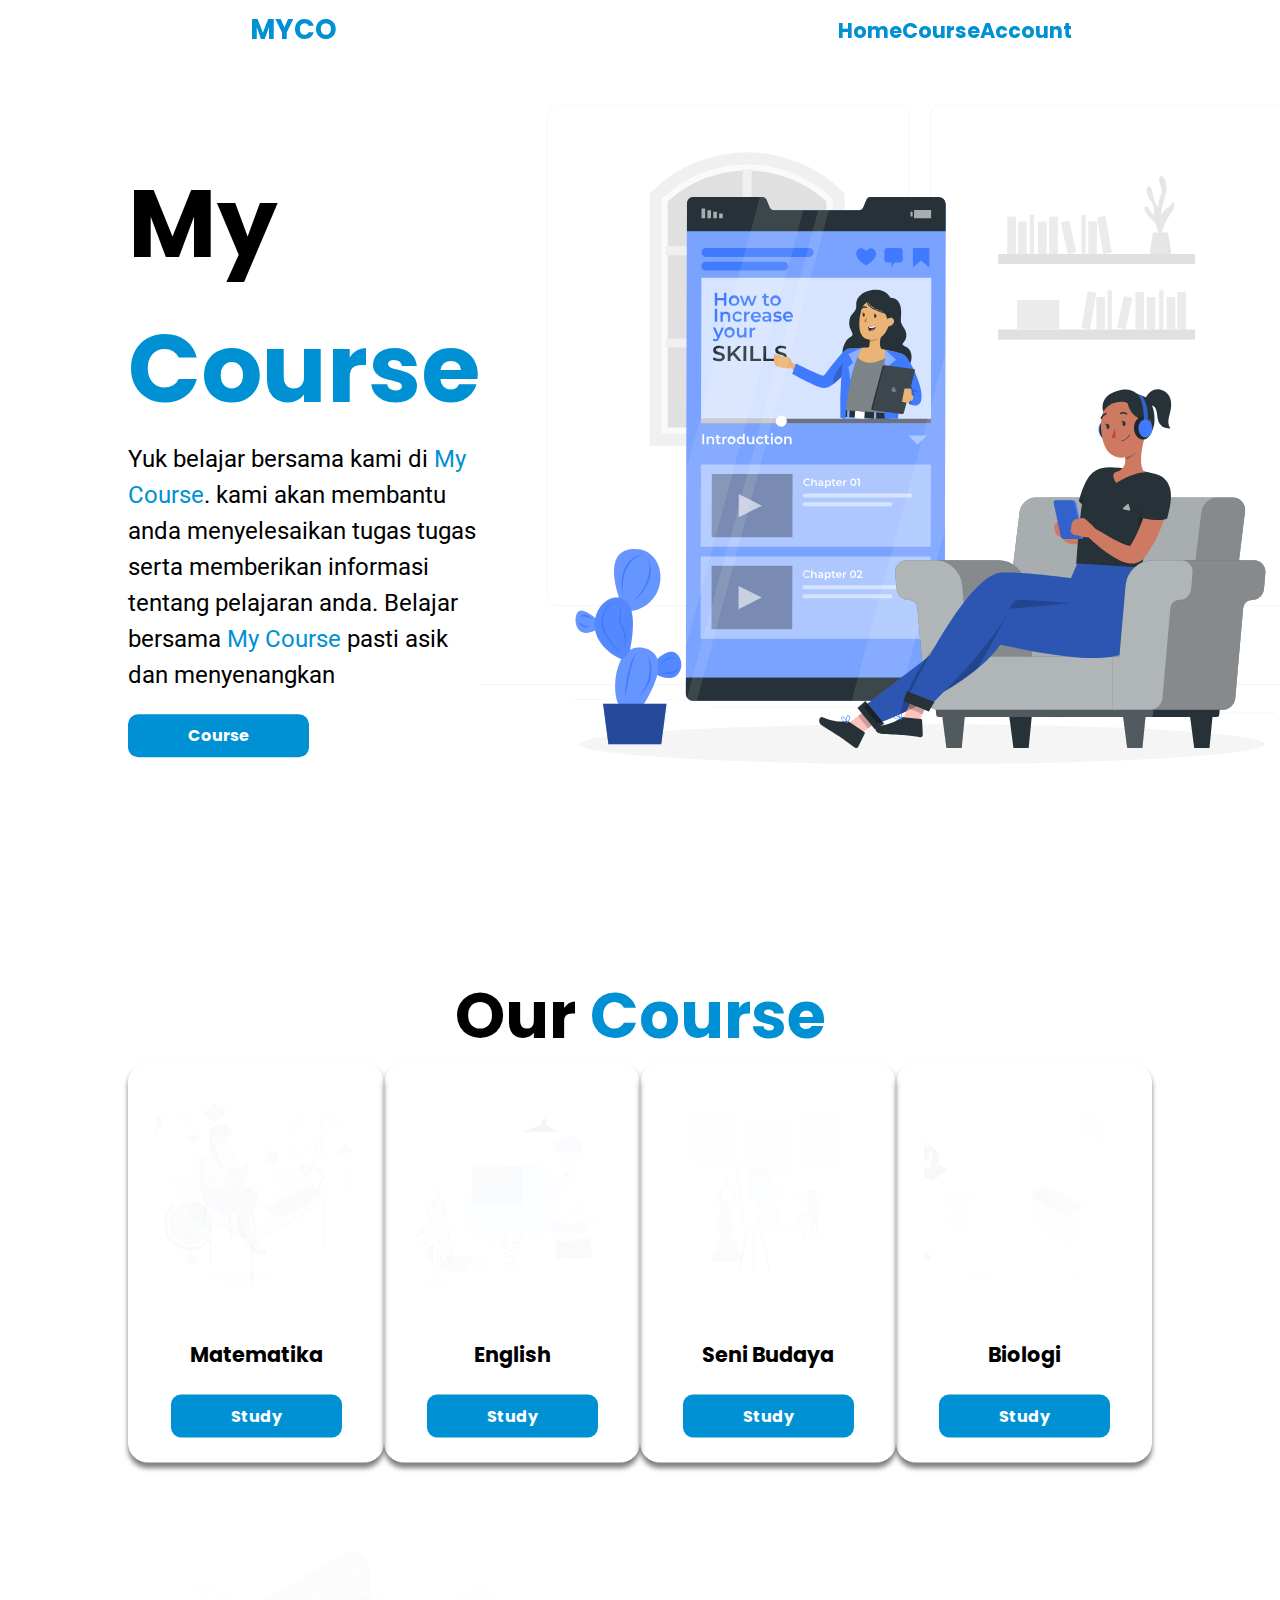
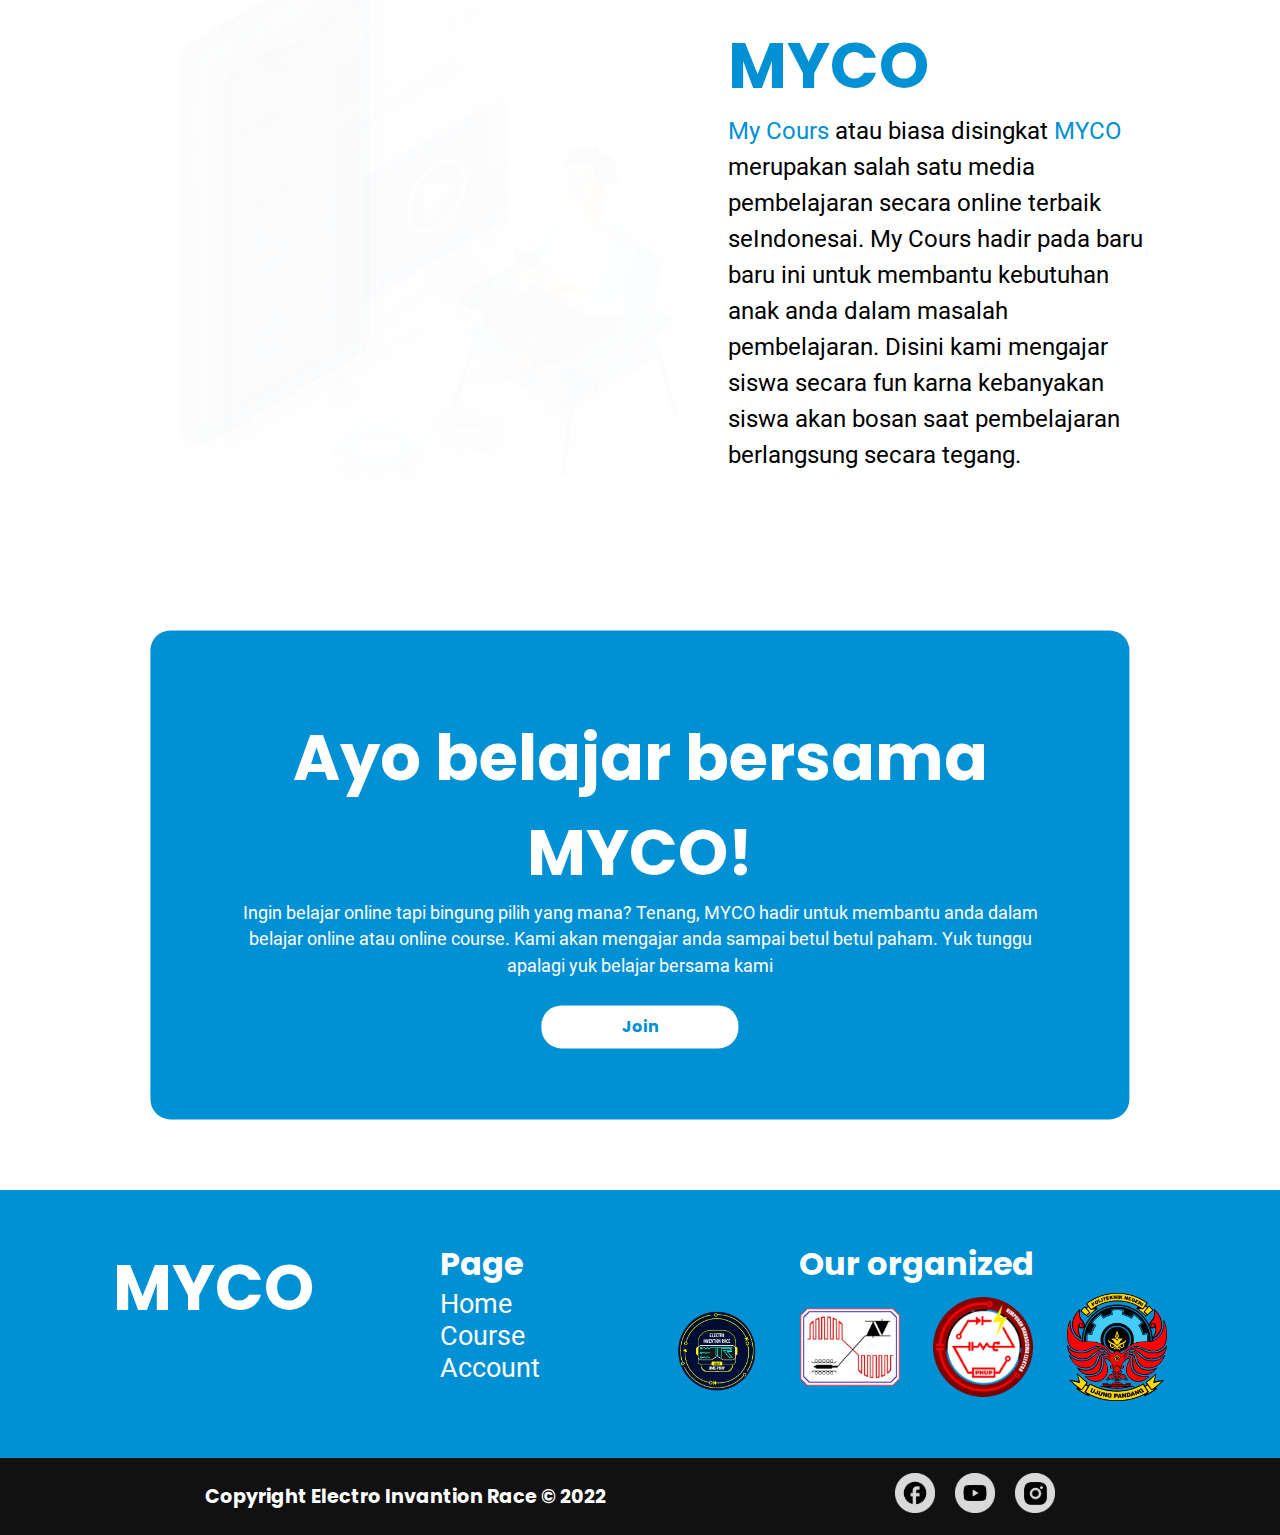
<file: index.html>
<!DOCTYPE html>
<html lang="en">

<head>
    <meta charset="UTF-8">
    <meta name="viewport" content="width=device-width, initial-scale=1.0">
    <title>Online Course</title>
    <link rel="stylesheet" href="css/style.css">
    <link rel="icon" href="img/logooo.png">
</head>

<body>
    <header>
        <nav>
            <div class="nav-logo">
                MYCO
            </div>
            <ul>
                <li>
                    <a href="#">Home</a>
                </li>
                <li>
                    <a href="course.html">Course</a>
                </li>
                <li>
                    <a href="akun.html">Account</a>
                </li>
            </ul>
        </nav>
    </header>
    <main>
        <div class="hero">
            <div class="content">
                <div class="column">
                    <div class="hero-text">
                        <h1>
                            My <span>Course</span>
                        </h1>
                        <p>Yuk belajar bersama kami di <span>My Course</span>. kami akan membantu anda menyelesaikan tugas tugas serta memberikan informasi tentang pelajaran anda. Belajar bersama <span>My Course</span> pasti asik dan menyenangkan</p>
                        <a class="c" href="course.html">Course</a>
                    </div>
                    <img src="img/gambar.svg" alt="">
                </div>
            </div>
        </div>
        <div class="course-content">
            <div class="content">
                <h2>Our <span>Course</span></h2>
                <div class="courses">
                    <div class="course">
                        <div class="course-logo">
                            <img src="img/gambar3.svg" alt="">
                        </div>
                        <div class="coures-text">
                            <div class="course-title">
                                Matematika
                            </div>
                        </div>
                        <div class="course-btn">
                            <a href="mtk.html">Study</a>
                        </div>
                    </div>
                    <div class="course">
                        <div class="course-logo">
                            <img src="img/gambar4.svg" alt="">
                        </div>
                        <div class="coures-text">
                            <div class="course-title">
                                English
                            </div>
                        </div>
                        <div class="course-btn">
                            <a href="inggris.html">Study</a>
                        </div>
                    </div>
                    <div class="course">
                        <div class="course-logo">
                            <img src="img/gambar5.svg" alt="">
                        </div>
                        <div class="coures-text">
                            <div class="course-title">
                                Seni Budaya
                            </div>
                        </div>
                        <div class="course-btn">
                            <a href="budaya.html">Study</a>
                        </div>
                    </div>
                    <div class="course">
                        <div class="course-logo">
                            <img src="img/gambar6.svg" alt="">
                        </div>
                        <div class="coures-text">
                            <div class="course-title">
                                Biologi
                            </div>
                        </div>
                        <div class="course-btn">
                            <a href="biologi.html">Study</a>
                        </div>
                    </div>
                </div>
            </div>
        </div>
        <div class="myco">
            <div class="content">
                <div class="column">
                    <img src="img/gambar2.svg" alt="">
                    <div class="text-myco">
                        <h2><span>MYCO</span></h2>
                        <p><span>My Cours</span> atau biasa disingkat <span>MYCO</span> merupakan salah satu media pembelajaran secara online terbaik seIndonesai. My Cours hadir pada baru baru ini untuk membantu kebutuhan anak anda dalam masalah pembelajaran. Disini kami mengajar siswa secara fun karna kebanyakan siswa akan bosan saat pembelajaran berlangsung secara tegang.</p>
                    </div>
                </div>
            </div>
        </div>
        <div class="join">
            <div class="content">
                <div class="join-container">
                    <h2>Ayo belajar bersama MYCO!</h2>
                    <p>Ingin belajar online tapi bingung pilih yang mana? Tenang, MYCO hadir untuk membantu anda dalam belajar online atau online course. Kami akan mengajar anda sampai betul betul paham. Yuk tunggu apalagi yuk belajar bersama kami</p>
                    <a href="course.html" class="btn-join">Join</a>
                </div>
            </div>
        </div>
    </main>
    <footer>
        <div class="foots">
            <div class="foot-logo">
                <h2>MYCO</h2>
            </div>
            <ul class="foots-link">
                <h3>Page</h3>
                <li><a href="#">Home</a></li>
                <li><a href="course.html">Course</a></li>
                <li><a href="akun.html">Account</a></li>
            </ul>
            <div class="organize">
                <h3>Our organized</h3>
                <ul>
                    <li><img src="img/eir.png" alt=""></li>
                    <li><img src="img/logo1.png" alt=""></li>
                    <li><img src="img/logo.png" alt=""></li>
                    <li><img src="img/pnup.png" alt=""></li>
                </ul>
            </div>
        </div>
        <div class="copyright">
            <h3>Copyright Electro Invantion Race © 2022</h3>
            <div class="sosmeds">
                <div class="sosmed">
                    <a href="">
                        <img src="img/fb.png" alt="">
                    </a>
                </div>
                <div class="sosmed">
                    <a href="">
                        <img src="img/yt.png" alt="">
                    </a>
                </div>
                <div class="sosmed">
                    <a href="">
                        <img src="img/ig.png" alt="">
                    </a>
                </div>
            </div>
        </div>
    </footer>
    <script type="text/javascript" src="js/main.js"></script>
</body>

</html>
</file>
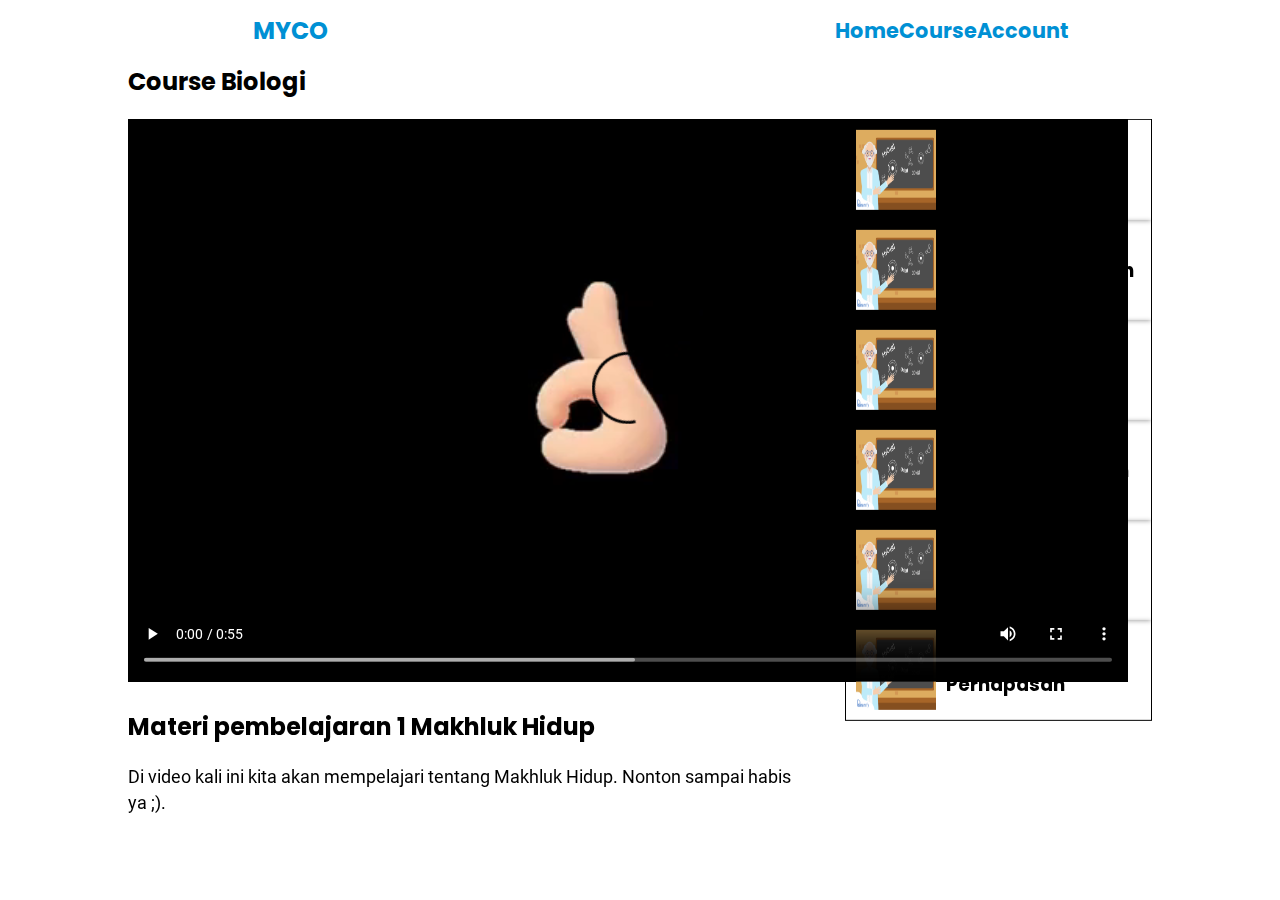
<file: biologi.html>
<!DOCTYPE html>
<html lang="en">

<head>
    <meta charset="UTF-8">
    <meta name="viewport" content="width=device-width, initial-scale=1.0">
    <title>Course Biologi | MYCO</title>
    <link rel="stylesheet" href="css/course.css">
    <link rel="icon" href="img/logooo.png">
</head>

<body>
    <header>
        <nav>
            <div class="nav-logo">
                MYCO
            </div>
            <ul>
                <li>
                    <a href="index.html">Home</a>
                </li>
                <li>
                    <a href="course.html">Course</a>
                </li>
                <li>
                    <a href="akun.html">Account</a>
                </li>
            </ul>
        </nav>
    </header>
    <main>
        <div class="content">
        	<h2>Course Biologi</h2>
            <div class="column">
                <div class="video">
                    <video controls>
                        <source src="img/aa.mp4">
                    </video>
                    <h2>Materi pembelajaran 1 Makhluk Hidup</h2>
                    <p>Di video kali ini kita akan mempelajari tentang Makhluk Hidup. Nonton sampai habis ya ;).</p>
                </div>
                <div class="videos">
                    <div class="video-next">
                        <img src="img/ajar.png" alt="">
                        <h3>Materi 2 Hewan</h3>
                    </div>
                    <div class="video-next">
                        <img src="img/ajar.png" alt="">
                        <h3>Materi 3 Tumbuhan</h3>
                    </div>
                    <div class="video-next">
                        <img src="img/ajar.png" alt="">
                        <h3>Materi 4 Kembang Biak</h3>
                    </div>
                    <div class="video-next">
                        <img src="img/ajar.png" alt="">
                        <h3>Materi 5 Menanam </h3>
                    </div>
                    <div class="video-next">
                        <img src="img/ajar.png" alt="">
                        <h3>Materi 6 Pencernaan</h3>
                    </div>
                    <div class="video-next">
                        <img src="img/ajar.png" alt="">
                        <h3>Materi 2 Pernapasan</h3>
                    </div>
                </div>
            </div>
        </div>
    </main>
    <script type="text/javascript" src="js/course.js"></script>
</body>

</html>
</file>
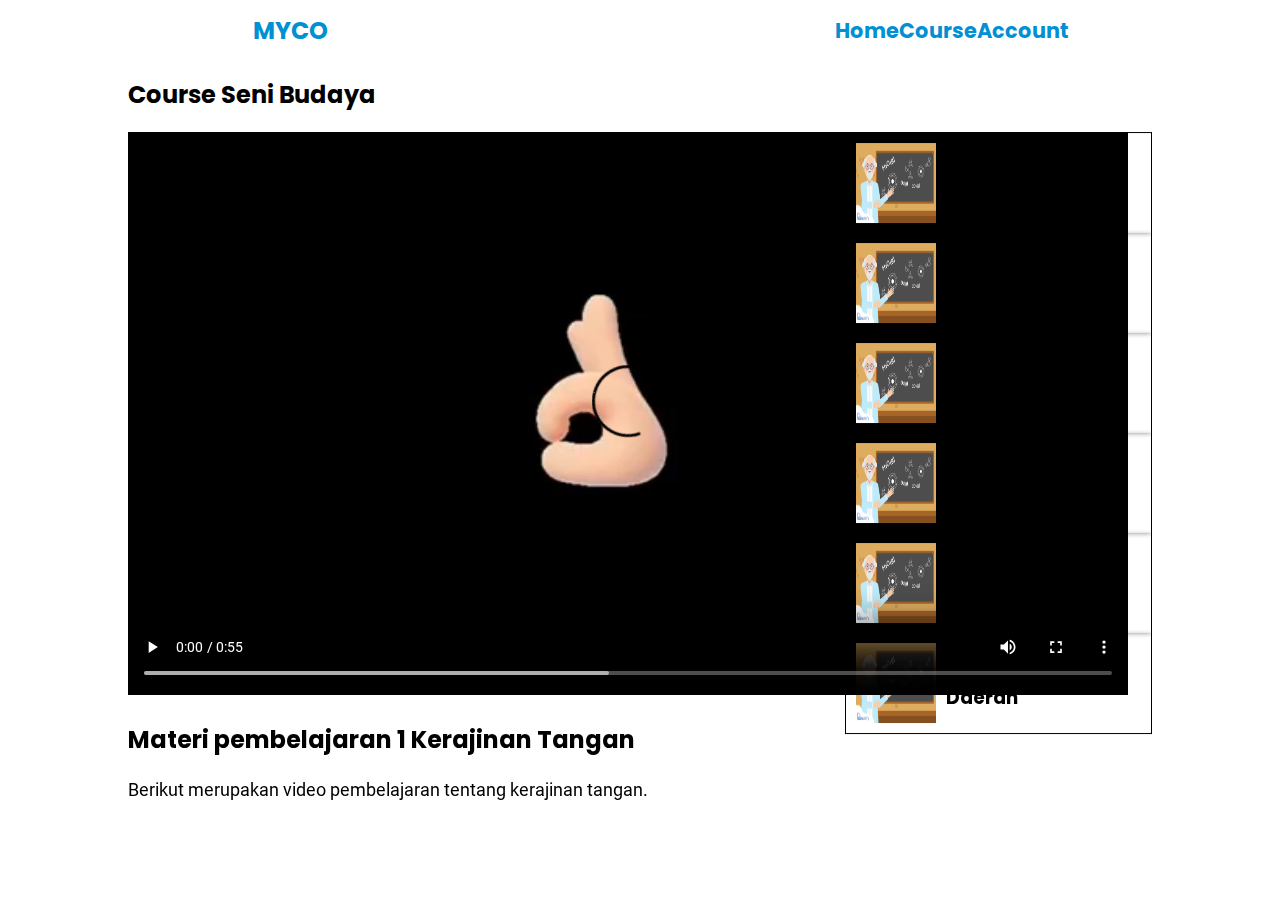
<file: budaya.html>
<!DOCTYPE html>
<html lang="en">

<head>
    <meta charset="UTF-8">
    <meta name="viewport" content="width=device-width, initial-scale=1.0">
    <title>Course Seni Budaya | MYCO</title>
    <link rel="stylesheet" href="css/course.css">
    <link rel="icon" href="img/logooo.png">
</head>

<body>
    <header>
        <nav>
            <div class="nav-logo">
                MYCO
            </div>
            <ul>
                <li>
                    <a href="index.html">Home</a>
                </li>
                <li>
                    <a href="course.html">Course</a>
                </li>
                <li>
                    <a href="akun.html">Account</a>
                </li>
            </ul>
        </nav>
    </header>
    <main>
        <div class="content">
        	<h2>Course Seni Budaya</h2>
            <div class="column">
                <div class="video">
                    <video controls>
                        <source src="img/aa.mp4">
                    </video>
                    <h2>Materi pembelajaran 1 Kerajinan Tangan</h2>
                    <p>Berikut merupakan video pembelajaran tentang kerajinan tangan. </p>
                </div>
                <div class="videos">
                    <div class="video-next">
                        <img src="img/ajar.png" alt="">
                        <h3>Materi 2 Kerajinan Kayu</h3>
                    </div>
                    <div class="video-next">
                        <img src="img/ajar.png" alt="">
                        <h3>Materi 3 Kerajinan Tanah Liat</h3>
                    </div>
                    <div class="video-next">
                        <img src="img/ajar.png" alt="">
                        <h3>Materi 4 Tarian Modern</h3>
                    </div>
                    <div class="video-next">
                        <img src="img/ajar.png" alt="">
                        <h3>Materi 5 Tarian Tradisional</h3>
                    </div>
                    <div class="video-next">
                        <img src="img/ajar.png" alt="">
                        <h3>Materi 6 Adat Istiadat</h3>
                    </div>
                    <div class="video-next">
                        <img src="img/ajar.png" alt="">
                        <h3>Materi 7 Baju Daerah</h3>
                    </div>
                </div>
            </div>
        </div>
    </main>
    <script type="text/javascript" src="js/course.js"></script>
</body>

</html>
</file>
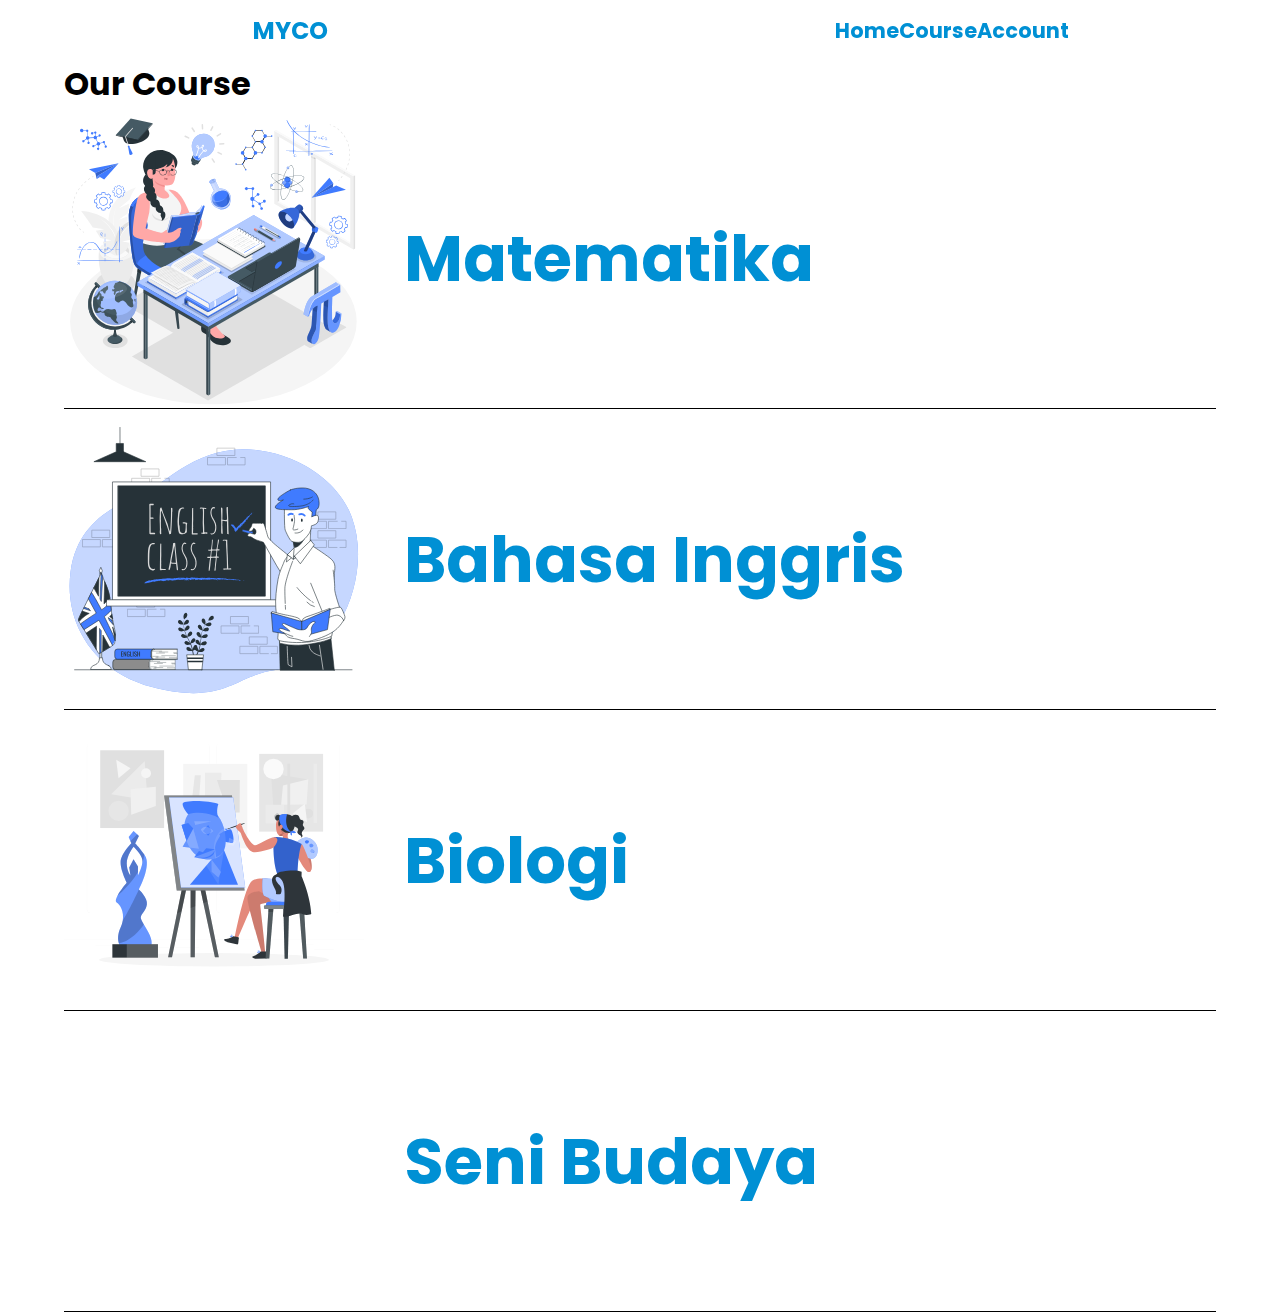
<file: course.html>
<!DOCTYPE html>
<html lang="en">

<head>
    <meta charset="UTF-8">
    <meta name="viewport" content="width=device-width, initial-scale=1.0">
    <title>Courses | MYCO</title>
    <link rel="stylesheet" href="css/courses.css">
    <link rel="icon" href="img/logooo.png">
</head>

<body>
    <header>
        <nav>
            <div class="nav-logo">
                MYCO
            </div>
            <ul>
                <li>
                    <a href="index.html">Home</a>
                </li>
                <li>
                    <a href="course.html">Course</a>
                </li>
                <li>
                    <a href="akun.html">Account</a>
                </li>
            </ul>
        </nav>
    </header>
    <main>
        <div class="content">
            <h2>Our Course</h2>
            <div class="courses">
                <a href="mtk.html">
                    <div class="container">
                        <div class="cours">
                            <img src="img/gambar3.svg" alt="">
                            <h3>Matematika</h3>
                        </div>
                    </div>
                </a>
                <a href="inggris.html">
                    <div class="container">
                        <div class="cours">
                            <img src="img/gambar4.svg" alt="">
                            <h3>Bahasa Inggris</h3>
                        </div>
                    </div>
                </a>
                <a href="biologi.html">
                    <div class="container">
                        <div class="cours">
                            <img src="img/gambar5.svg" alt="">
                            <h3>Biologi</h3>
                        </div>
                    </div>
                </a>
                <a href="budaya.html">
                    <div class="container">
                        <div class="cours">
                            <img src="img/gambar6.svg" alt="">
                            <h3>Seni Budaya</h3>
                        </div>
                    </div>
                </a>
            </div>
        </div>
    </main>
    <script src="js/main.js"></script>
</body>

</html>
</file>
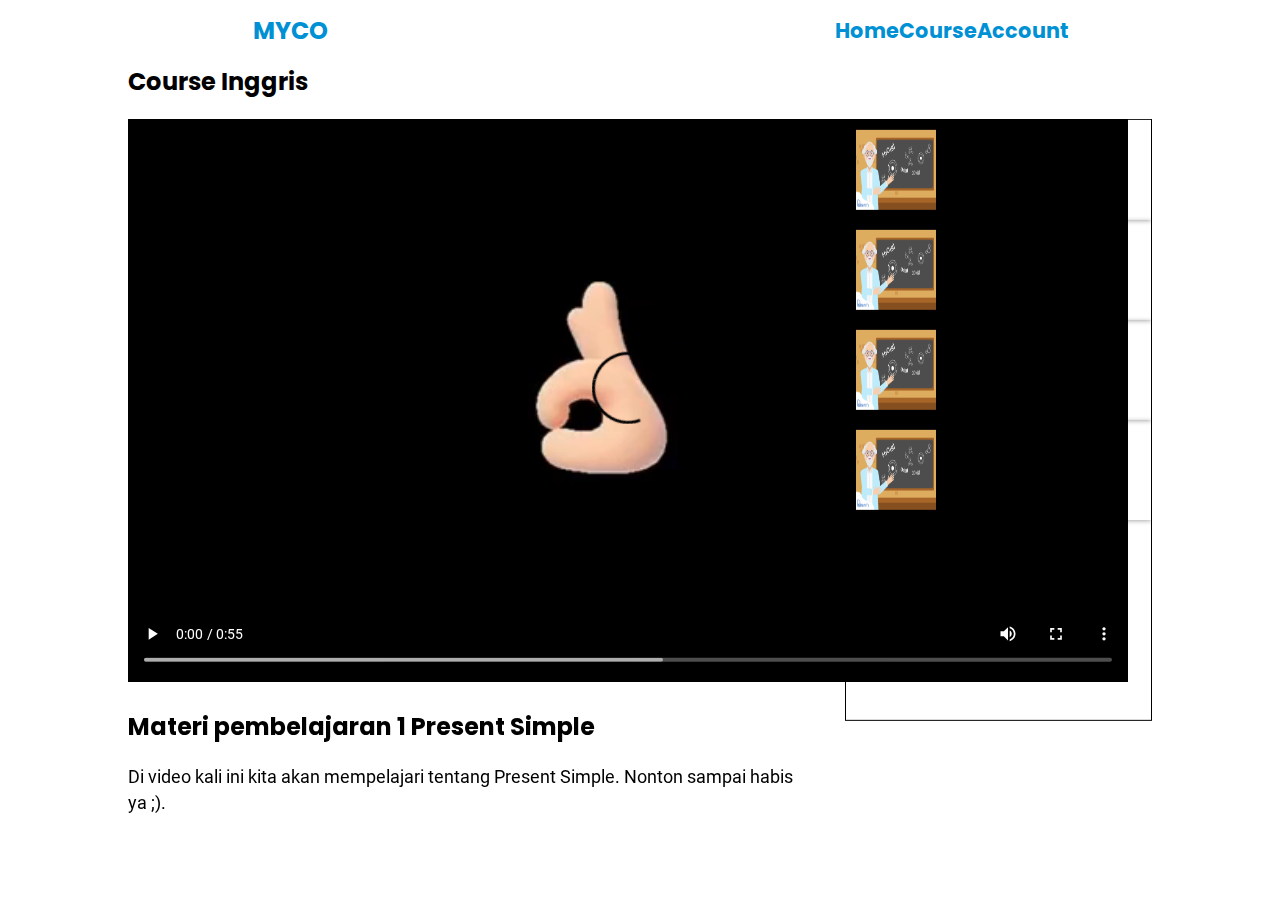
<file: inggris.html>
<!DOCTYPE html>
<html lang="en">

<head>
    <meta charset="UTF-8">
    <meta name="viewport" content="width=device-width, initial-scale=1.0">
    <title>Course Inggris | MYCO</title>
    <link rel="stylesheet" href="css/course.css">
    <link rel="icon" href="img/logooo.png">
</head>

<body>
    <header>
        <nav>
            <div class="nav-logo">
                MYCO
            </div>
            <ul>
                <li>
                    <a href="index.html">Home</a>
                </li>
                <li>
                    <a href="course.html">Course</a>
                </li>
                <li>
                    <a href="akun.html">Account</a>
                </li>
            </ul>
        </nav>
    </header>
    <main>
        <div class="content">
            <h2>Course Inggris</h2>
            <div class="column">
                <div class="video">
                    <video controls>
                        <source src="img/aa.mp4">
                    </video>
                    <h2>Materi pembelajaran 1 Present Simple</h2>
                    <p>Di video kali ini kita akan mempelajari tentang Present Simple. Nonton sampai habis ya ;).</p>
                </div>
                <div class="videos">
                    <div class="video-next">
                        <img src="img/ajar.png" alt="">
                        <h3>Materi 2 tense</h3>
                    </div>
                    <div class="video-next">
                        <img src="img/ajar.png" alt="">
                        <h3>Materi 3 Alpabet</h3>
                    </div>
                    <div class="video-next">
                        <img src="img/ajar.png" alt="">
                        <h3>Materi 4 Noun</h3>
                    </div>
                    <div class="video-next">
                        <img src="img/ajar.png" alt="">
                        <h3>Materi 5 Pronoun</h3>
                    </div>
                </div>
            </div>
        </div>
    </main>
    <script type="text/javascript" src="js/course.js"></script>
</body>

</html>
</file>
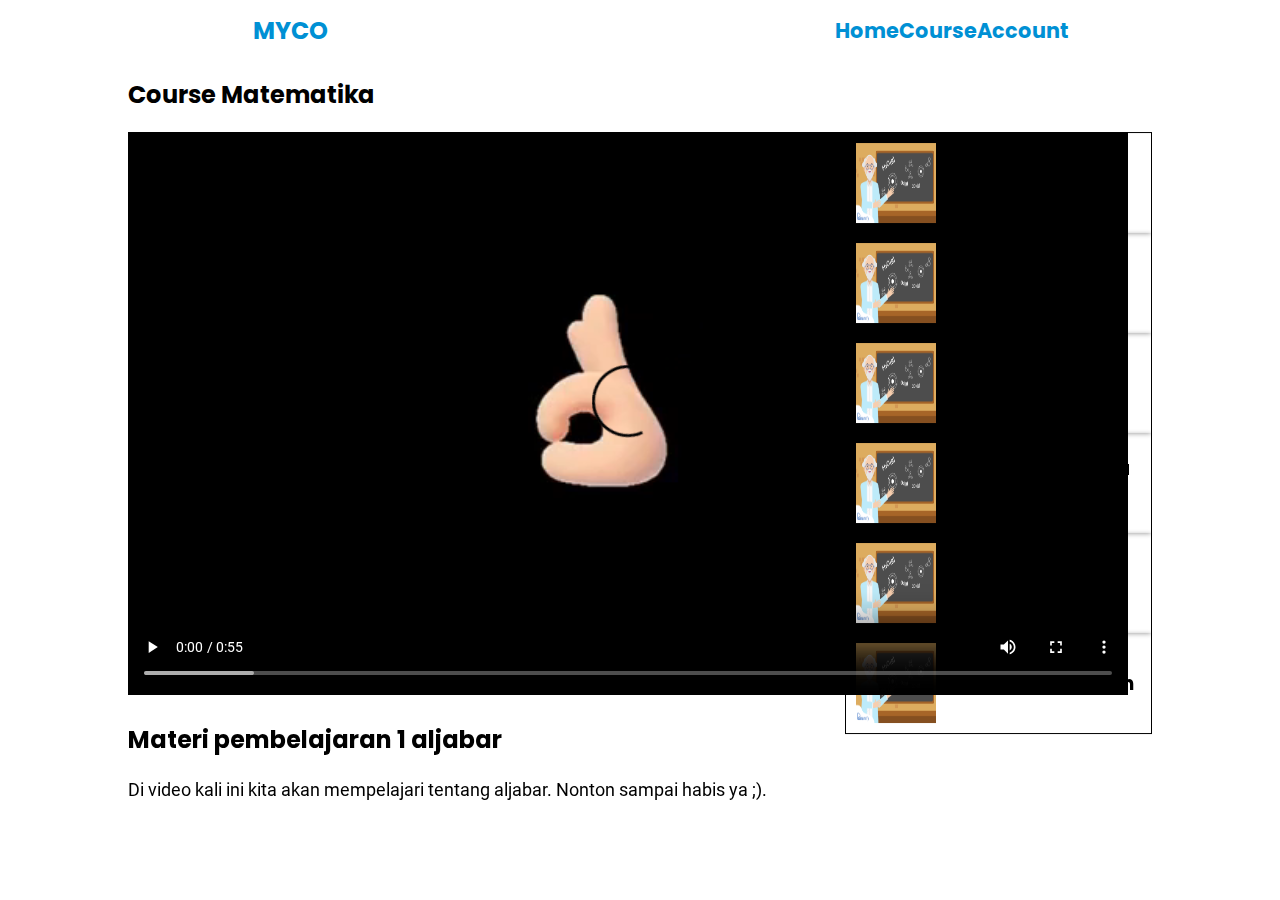
<file: mtk.html>
<!DOCTYPE html>
<html lang="en">

<head>
    <meta charset="UTF-8">
    <meta name="viewport" content="width=device-width, initial-scale=1.0">
    <title>Course MTK | MYCO</title>
    <link rel="stylesheet" href="css/course.css">
    <link rel="icon" href="img/logooo.png">
</head>

<body>
    <header>
        <nav>
            <div class="nav-logo">
                MYCO
            </div>
            <ul>
                <li>
                    <a href="index.html">Home</a>
                </li>
                <li>
                    <a href="course.html">Course</a>
                </li>
                <li>
                    <a href="akun.html">Account</a>
                </li>
            </ul>
        </nav>
    </header>
    <main>
        <div class="content">
            <h2>Course Matematika</h2>
            <div class="column">
                <div class="video">
                    <video controls>
                        <source src="img/aa.mp4">
                    </video>
                    <h2>Materi pembelajaran 1 aljabar</h2>
                    <p>Di video kali ini kita akan mempelajari tentang aljabar. Nonton sampai habis ya ;).</p>
                </div>
                <div class="videos">
                    <a href="mtk.html">
                        <div class="video-next">
                            <img src="img/ajar.png" alt="">
                            <h3>Materi 2 Lingkaran</h3>
                        </div>
                    </a>
                    <a href="">
                        <div class="video-next">
                            <img src="img/ajar.png" alt="">
                            <h3>Materi 3 Persegi</h3>
                        </div>
                    </a>
                    <a href="">
                        <div class="video-next">
                            <img src="img/ajar.png" alt="">
                            <h3>Materi 4 Kotak</h3>
                        </div>
                    </a>
                    <a href="">
                        <div class="video-next">
                            <img src="img/ajar.png" alt="">
                            <h3>Materi 5 Algoritma Mtk</h3>
                        </div>
                    </a>
                    <a href="">
                        <div class="video-next">
                            <img src="img/ajar.png" alt="">
                            <h3>Materi 6 Jajar Genjang</h3>
                        </div>
                    </a>
                    <a href="">
                        <div class="video-next">
                            <img src="img/ajar.png" alt="">
                            <h3>Materi 7 Trapesium</h3>
                        </div>
                    </a>
                </div>
            </div>
        </div>
    </main>
    <script type="text/javascript" src="js/course.js"></script>
</body>

</html>
</file>
<file: css/style.css>
@font-face {
    font-family: poppins;
    src: url('../Poppins/Poppins-Bold.ttf');
}

@font-face {
    font-family: roboto;
    src: url('../Roboto/Roboto-Regular.ttf');
}

* {
    margin: 0;
    padding: 0;
}

body {
    font-family: poppins;
}

header {
    position: sticky;
    top: 0;
    z-index: 999;
}

nav {
    display: flex;
    justify-content: space-around;
    /* 	background-color: black; */
    align-items: center;
    transition: 0.3s;
    height: 60px;
}

.nav-logo {
    color: #0090D4;
    font-size: 1.7rem;
}

nav ul {
    list-style: none;
    display: flex;
    width: 15%;
    justify-content: space-between;
}

nav ul li a {
    text-decoration: none;
    color: #0090D4;
    font-size: 1.3rem;
}


.content {
    position: absolute;
    top: 50%;
    left: 50%;
    transform: translate(-50%, -50%);
    width: 80%;

}

main {
    margin-top: -60px;
}

span {
    color: #0090D4;
}

h2 {
    font-size: 4rem;
}



/* hero */

.hero {
    position: relative;
    height: 100vh;
}

.column {
    display: grid;
    grid-template-columns: 1fr 1fr;
    align-items: center;
}

.hero .content .column img {
    /*         width: 900px; */
    width: calc(55rem + ((1vw - 7.68px) * 0.6944));
}

.hero-text h1 {
    font-family: poppins;
    font-size: 6rem;
}

.hero-text p {
    font-size: 1.5rem;
    font-family: roboto;
    line-height: 150%;
    margin-bottom: 30px;
}

.course-content {
    height: 70vh;
    position: relative;
}

.content h2 {
    text-align: center;
}

.courses {
    display: flex;
    justify-content: space-around;
}

.course {
    height: 400px;
    width: 300px;
    box-shadow: 0 5px 5px rgba(0, 0, 0, 0.5);
    border-radius: 20px;
    display: flex;
    flex-direction: column;
    justify-content: space-evenly;
    align-items: center;
}



.course-logo img {
    width: 200px;
    margin: auto;

}

.course-title {
    font-size: 1.3rem;
}

.course-btn a {
    background-color: #0090D4;
    border-radius: 10px;
    padding: 10px 60px;
    font-size: 1rem;
    color: white;
    text-decoration: none;
}

.myco {
    height: 70vh;
    position: relative;
}

.myco .content .column {
    align-items: center;
}

.column img {
    width: 600px;
}

.text-myco h2 {
    text-align: left;
}

.text-myco p {
    font-family: roboto;
    line-height: 150%;
    font-size: 1.5rem;
}

.join {
    height: 70vh;
    position: relative;
}

.join-container {
    position: absolute;
    top: 50%;
    left: 50%;
    transform: translate(-50%, -50%);
    width: 80%;
    background-color: #0090D4;
    color: white;
    border-radius: 20px;
    text-align: center;
    padding: 80px;
}

.join-container p {
    margin-bottom: 35px;
    font-family: roboto;
    font-size: 1.1em;
    line-height: 150%;
}

.join-container a {
    background-color: white;
    padding: 10px 80px;
    border-radius: 20px;
    text-decoration: none;
    color: #0090D4;

}

footer {
    position: relative;

}

.foots {
    padding: 50px;
    display: flex;
    justify-content: space-around;
    background-color: #0090D4;
}

.foots-link {
    list-style: none;
}

.foot-logo h2 {
    color: white;
    font-size: 4rem;
}

.foots-link h3 {
    color: white;
}

.foots-link li a {
    text-decoration: none;
    color: white;
    font-size: 1.7rem;
    font-family: roboto;
}

h3 {
    font-size: 2em;
}

.organize h3 {
    text-align: center;
    color: white;
    margin-bottom: 5px;
}

.organize ul {
    list-style: none;
    display: flex;
    justify-content: space-between;
    width: 500px;
    align-items: center;
}

.organize ul li img {
    width: 100px;
}

.copyright {
    display: flex;
    justify-content: space-between;
    align-items: center;
    background-color: #111;
    padding: 15px 205px;
}

.copyright h3 {
    color: white;
    font-size: 1.2rem;
}

.sosmeds {
    display: flex;
    justify-content: space-evenly;
    width: 200px;
}

.sosmed img {
    width: 40px;
}

.c {
    background-color: #0090D4;
    border-radius: 10px;
    padding: 10px 60px;
    font-size: 1rem;
    color: white;
    text-decoration: none;
}
</file>
<file: css/course.css>
@font-face {
    font-family: poppins;
    src: url('../Poppins/Poppins-Bold.ttf');
}

@font-face {
    font-family: roboto;
    src: url('../Roboto/Roboto-Regular.ttf');
}

:root {
    --color: #0090D4;
}

* {
    margin: 0;
    padding: 0;
}

body {
    font-family: poppins;
}

header {
    position: sticky;
    top: 0;
    z-index: 999;
}

nav {
    display: flex;
    justify-content: space-around;
    /* 	background-color: black; */
    align-items: center;
    transition: 0.3s;
    height: 60px;
}

.nav-logo {
    color: var(--color);
    font-size: 1.5rem;
}

nav ul {
    list-style: none;
    display: flex;
    width: 15%;
    justify-content: space-between;
}

nav ul li a {
    text-decoration: none;
    color: var(--color);
    font-size: 1.3rem;
}


.content {
    position: absolute;
    top: 50%;
    left: 50%;
    transform: translate(-50%, -50%);
    width: 80%;
    margin-top: -10px;
}





/*  */


main {
    margin-top: -60px;
}

.column {
    display: grid;
    grid-template-columns: 70% 30%;
}

.video video {
    width: 1000px;
}

.video h2 {
    margin-top: 20px;
}

.video p {
	font-family: roboto;
	line-height: 150%;
	font-size: 1.1rem;
	width: 95%;
}

.videos {
    border: 1px solid black;
    /* 	border-radius: 20px; */
/*     overflow: scroll; */
    height: 600px;
    overflow-y: scroll;
}

.video-next {
    display: flex;
    align-items: center;
    padding: 10px;
    box-shadow: 0 1px 5px rgba(0, 0, 0, 0.4);
}

.video-next img {
    margin-right: 10px;
    width: 80px;
    height: 80px;
}


.content h2 {
	color: black;
	padding-bottom: 20px;
}

.videos a{
    text-decoration: none;
    color: black;
}
</file>
<file: css/courses.css>
@font-face {
    font-family: poppins;
    src: url('../Poppins/Poppins-Bold.ttf');
}

@font-face {
    font-family: roboto;
    src: url('../Roboto/Roboto-Regular.ttf');
}

:root {
    --color: #0090D4;
}

* {
    margin: 0;
    padding: 0;
}

body {
    font-family: poppins;
}

header {
    position: sticky;
    top: 0;
    z-index: 999;
}

nav {
    display: flex;
    justify-content: space-around;
    /* 	background-color: black; */
    align-items: center;
    transition: 0.3s;
    height: 60px;
}

.nav-logo {
    color: var(--color);
    font-size: 1.5rem;
}

nav ul {
    list-style: none;
    display: flex;
    width: 15%;
    justify-content: space-between;
}

nav ul li a {
    text-decoration: none;
    color: var(--color);
    font-size: 1.3rem;
}


.cours {
    display: flex;
    align-items: center;
    border-bottom: 1px solid black;
}

.cours img {
    width: 300px;
}

h2 {
    font-size: 2rem;
}

h3 {
    font-size: 4rem;
    margin-left: 40px;
}

.content {
    position: absolute;
/*     top: 50%; */
    left: 50%;
    transform: translate(-50%, 0);
    width: 90%;
}

.courses a {
    text-decoration: none;
    color: var(--color);
}
</file>
